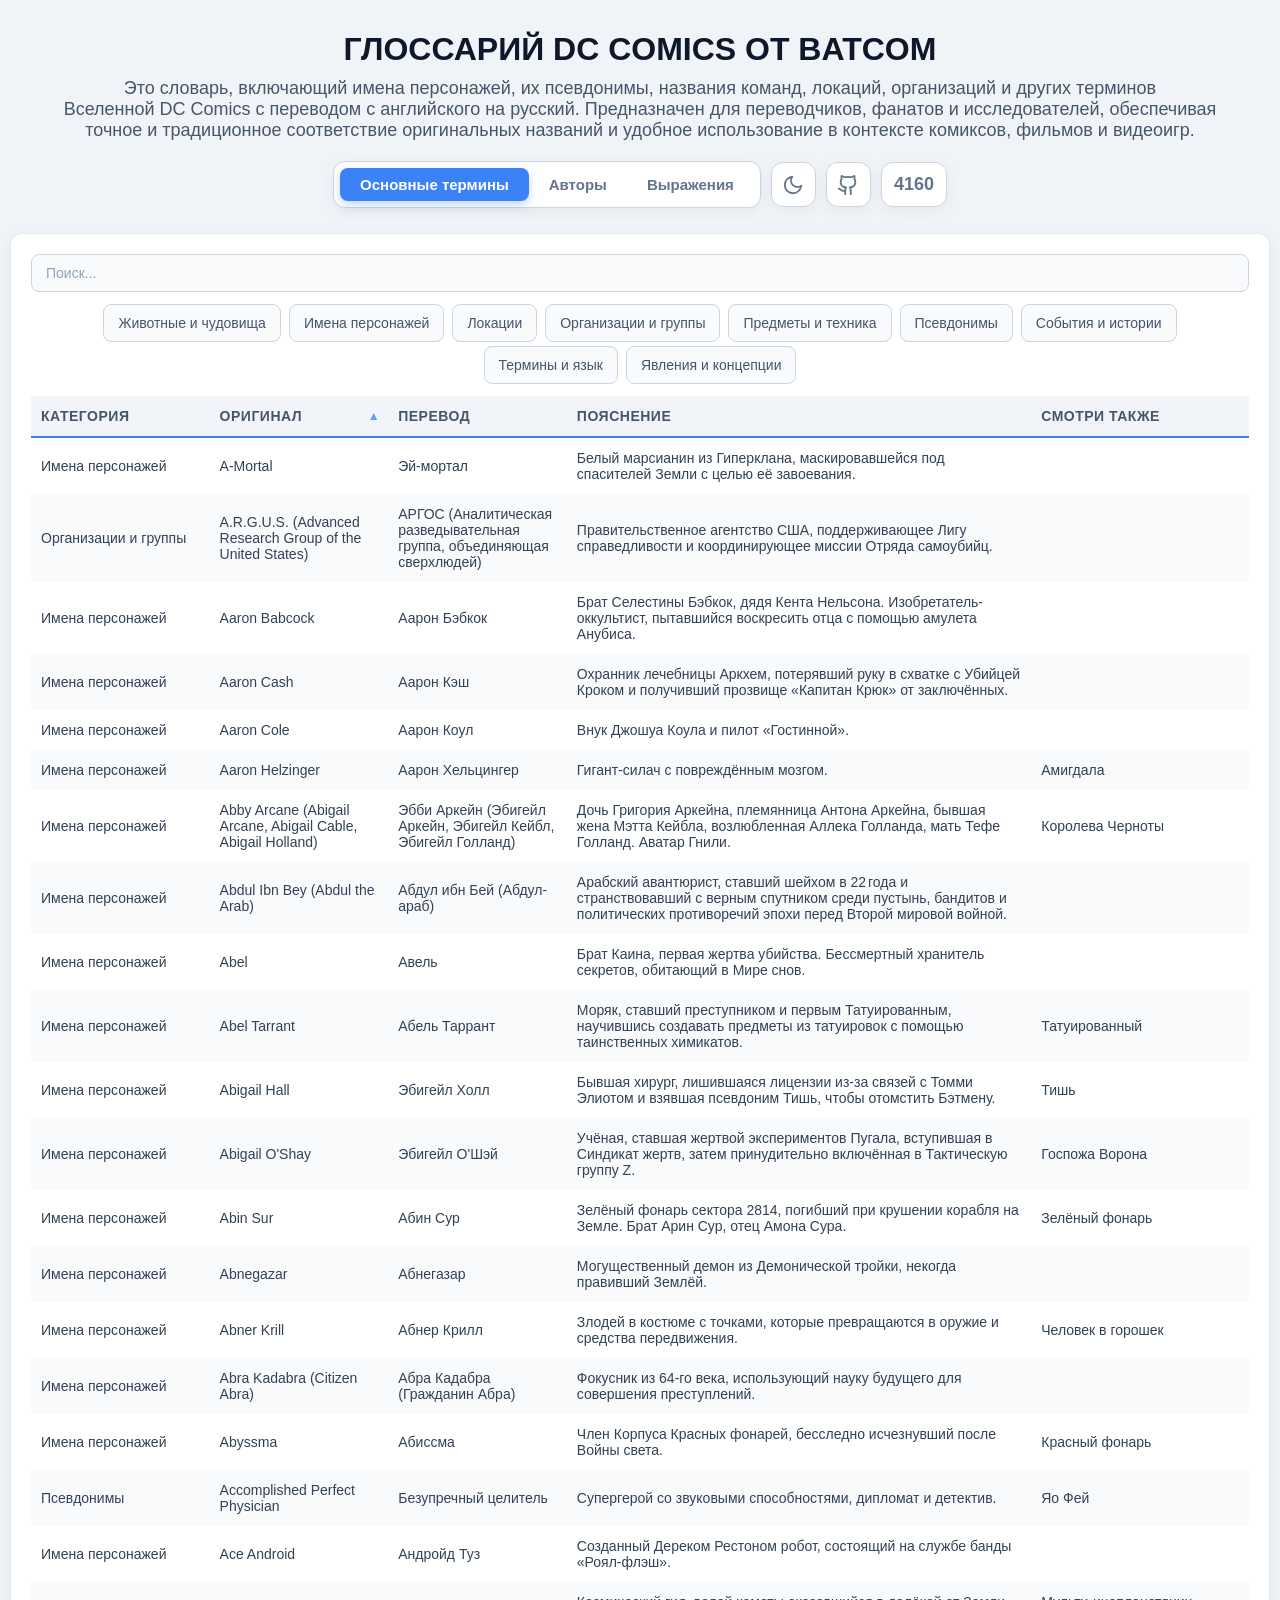
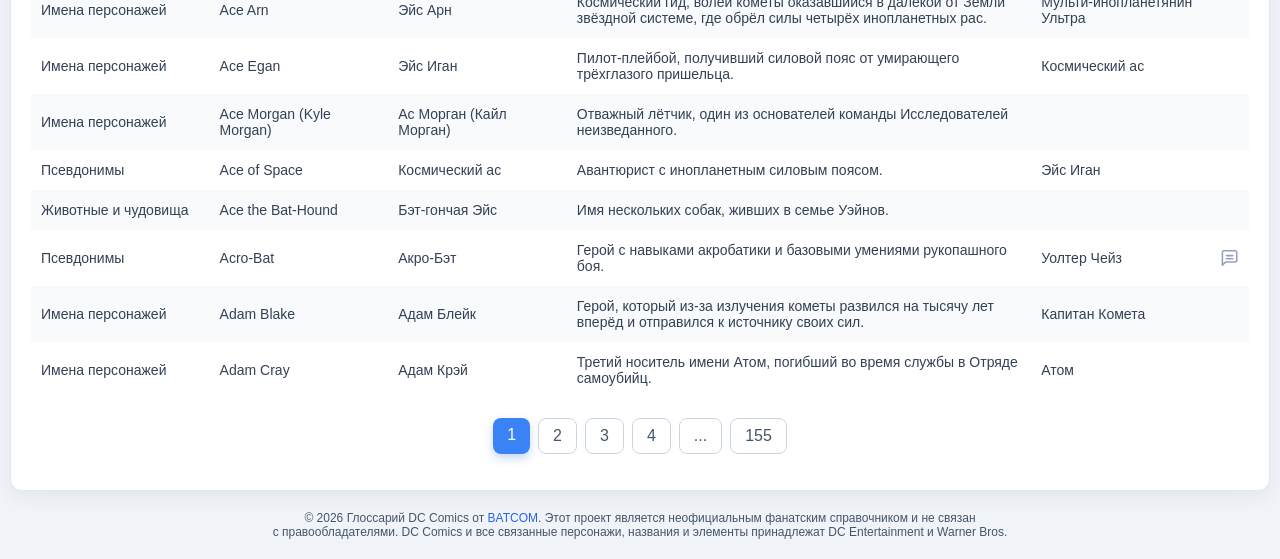
<file: index.html>
<!DOCTYPE html>
<html lang="ru">
<head>
<meta charset="UTF-8">
<meta name="viewport" content="width=device-width, initial-scale=1.0">
<meta name="yandex-verification" content="88deb02aa91ca943" />
<meta name="keywords" content="глоссарий DC Comics, словарь DC Comics, термины DC Comics, перевод DC Comics, DC Universe словарь, глоссарий комиксов DC, как перевести DC, справочник DC Comics, локализация DC Comics, официальный перевод DC, DC Comics терминология">
<meta name="description" content="Полный глоссарий и словарь терминов Вселенной DC Comics — удобный справочник по именам персонажей, их псевдонимы, названия команд, локаций, команд и организаций с переводом с английского на русский. Словарь предназначен для переводчиков, фанатов и исследователей и стремится обеспечить единообразие и удобство использования терминологии в контексте комиксов, фильмов и видеоигр DC Comics.">
<title>Глоссарий DC Comics от BATCOM</title>
<link rel="icon" type="image/png" href="/assets/favicon-96x96.png" sizes="96x96" />
<link rel="icon" type="image/svg+xml" href="/assets/favicon.svg" />
<link rel="shortcut icon" href="/assets/favicon.ico" />
<link rel="apple-touch-icon" sizes="180x180" href="/assets/apple-touch-icon.png" />
<meta name="apple-mobile-web-app-title" content="Глоссарий DC Comics от BATCOM" />
<link rel="manifest" href="/assets/site.webmanifest" />
<link rel="stylesheet" href="style.css">

<!-- Yandex.Metrika counter -->
<script type="text/javascript">
    (function(m,e,t,r,i,k,a){
        m[i]=m[i]||function(){(m[i].a=m[i].a||[]).push(arguments)};
        m[i].l=1*new Date();
        for (var j = 0; j < document.scripts.length; j++) {if (document.scripts[j].src === r) { return; }}
        k=e.createElement(t),a=e.getElementsByTagName(t)[0],k.async=1,k.src=r,a.parentNode.insertBefore(k,a)
    })(window, document,'script','https://mc.yandex.ru/metrika/tag.js?id=108489536', 'ym');

    ym(108489536, 'init', {ssr:true, webvisor:true, clickmap:true, referrer: document.referrer, url: location.href, accurateTrackBounce:true, trackLinks:true});
</script>
<noscript><div><img src="https://mc.yandex.ru/watch/108489536" style="position:absolute; left:-9999px;" alt="" /></div></noscript>
<!-- /Yandex.Metrika counter -->

</head>
<body>

<h1 id="mainTitle" style="cursor: pointer;" title="Показать описание">ГЛОССАРИЙ DC COMICS ОТ BATCOM</h1>

<div id="description" class="clickable" title="Скрыть описание">
  Это словарь, включающий имена персонажей, их псевдонимы, названия команд, локаций, организаций и других терминов Вселенной DC Comics с переводом с английского на русский. Предназначен для переводчиков, фанатов и исследователей, обеспечивая точное и традиционное соответствие оригинальных названий и удобное использование в контексте комиксов, фильмов и видеоигр.
</div>

<!-- Новые стильные вкладки и кнопки действий -->
<div id="tabsMenu">
  <div class="tabs-and-actions">
    <div class="tabs-container">
      <button class="tab-btn active" data-tab="main">Основные термины</button>
      <button class="tab-btn" data-tab="authors">Авторы</button>
      <button class="tab-btn" data-tab="phrases">Выражения</button>
    </div>
    
    <div class="action-buttons">
      <button id="themeToggle" class="icon-btn" title="Переключить тему"></button>
      
      <a href="https://github.com/nik3elge/BATCOM-Glossary-of-DC-Comics" target="_blank" class="icon-btn" title="Проект на GitHub">
        <svg xmlns="http://www.w3.org/2000/svg" width="22" height="22" viewBox="0 0 24 24" fill="none" stroke="currentColor" stroke-width="2" stroke-linecap="round" stroke-linejoin="round">
          <path d="M15 22v-4a4.8 4.8 0 0 0-1-3.5c3 0 6-2 6-5.5.08-1.25-.27-2.48-1-3.5.28-1.15.28-2.35 0-3.5 0 0-1 0-3 1.5-2.64-.5-5.36-.5-8 0C6 2 5 2 5 2c-.3 1.15-.3 2.35 0 3.5A5.403 5.403 0 0 0 4 9c0 3.5 3 5.5 6 5.5-.39.49-.68 1.05-.85 1.65-.17.6-.22 1.23-.15 1.85v4"/>
          <path d="M9 18c-4.51 2-5-2-7-2"/>
        </svg>
      </a>

      <div id="recordsCounter" class="icon-btn counter-btn" title="Количество записей на вкладке">
        <span id="counterValue">0</span>
      </div>
    </div>
  </div>
</div>

<!-- Контейнер, который будет перестраиваться с помощью JS -->
<div id="tableContainer">
  <!-- Внутренности будут генерироваться динамически -->
</div>

<div id="popup" class="comment-popup"></div>

<div id="footer">
  © <span id="currentYear"></span> Глоссарий DC Comics от <a href="https://vk.com/nananabatcom" target="_blank">BATCOM</a>. Этот проект является неофициальным фанатским справочником и не связан с правообладателями. DC Comics и все связанные персонажи, названия и элементы принадлежат DC Entertainment и Warner Bros.
</div>

<!-- List.js -->
<script src="js/list.min.js"></script>
<script src="js/table.js"></script>

</body>
</html>
</file>
<file: style.css>
/* ===========================
   Общие стили
=========================== */
*,
*::before,
*::after {
  box-sizing: border-box;
}

html {
  overflow-y: scroll;
}

body {
  font-family: 'Inter', sans-serif;
  background-color: #09101d;
  color: #e6eaf3;
  margin: 0;
  padding: 10px;
}

h1 {
  text-align: center;
  margin-bottom: 10px;
  font-weight: 800;
}

#description {
  max-width: 1200px;
  width: fit-content;
  margin: 0 auto 20px auto;
  font-size: 18px;
  font-weight: 500;
  text-align: center;
}

#footer {
  max-width: 800px;
  width: fit-content;
  margin: 20px auto 10px auto;
  font-size: 12px;
  text-align: center;
  color: #8fa4c1;
}

/* ===========================
   Вкладки (меню)
=========================== */
#tabsMenu {
  display: flex;
  flex-direction: column;
  align-items: center;
  margin: 0 0 25px;
}

.tabs-container {
  display: inline-flex;
  background-color: #0f192e;
  border: 1px solid #2d416a;
  border-radius: 12px;
  padding: 6px;
  box-shadow: 0 4px 15px rgba(0,0,0,0.4);
  position: relative;
}

.tab-btn {
  background: transparent;
  color: #8fa4c1;
  border: none;
  padding: 8px 20px;
  font-size: 15px;
  font-family: 'Inter', sans-serif;
  font-weight: 600;
  border-radius: 8px;
  cursor: pointer;
  transition: all 0.3s cubic-bezier(0.4, 0, 0.2, 1);
  position: relative;
  z-index: 1;
}

.tab-btn:hover {
  color: #d6e2ff;
}

.tab-btn.active {
  color: #ffffff;
  background-color: #4178e7;
  box-shadow: 0 4px 10px rgba(65,120,231,0.3);
}

/* ===========================
   Анимация появления таблицы
=========================== */
@keyframes fadeIn {
  from { opacity: 0; transform: translateY(10px); }
  to { opacity: 1; transform: translateY(0); }
}

/* ===========================
   Стили ссылок
=========================== */
a {
  color: #5aa0ff;
  text-decoration: none;
  transition: color 0.2s, text-shadow 0.2s;
}

a:hover {
  color: #ffffff;
  text-shadow: 0 0 4px rgba(90,160,255,0.6);
}

a:active {
  color: #4178e7;
}

a:visited {
  color: #8fa4c1;
}

/* ===========================
   Контейнер таблицы
=========================== */
#tableContainer {
  background: #1d2a44;
  padding: 20px;
  border-radius: 12px;
  box-shadow: 0 6px 20px rgba(0,0,0,0.5);
  max-width: 1600px;
  margin: 0 auto;
  overflow-x: auto;
  border: 1px solid rgba(65,120,231,0.1);
}

/* ===========================
   Стили поиска
=========================== */
input.search,
#searchBox {
  margin-bottom: 10px;
  padding: 10px 14px;
  width: 100%;
  font-size: 14px;
  border-radius: 8px;
  border: 1.5px solid #2d416a;
  background-color: #0f192e;
  color: #8fa4c1;
  outline: none;
  transition: border 0.2s, box-shadow 0.2s, background 0.2s;
}

input.search::placeholder,
#searchBox::placeholder {
  color: #8fa4c1;
}

input.search:focus,
#searchBox:focus {
  border-color: #4178e7;
  box-shadow: 0 0 0 2px rgba(65,120,231,0.15);
  background-color: #1d2a44;
}

/* ===========================
   Стили фильтров-кнопок
=========================== */
#categoryButtons {
  margin-bottom: 10px;
  text-align: center;
}
.category-btn {
  display: inline-block; 
  margin: 2px 4px;
  padding: 10px 14px;
  border: 1.5px solid #2d416a;
  border-radius: 8px;
  background-color: #0f192e;
  color: #8fa4c1;
  cursor: pointer;
  transition: all 0.2s;
  font-size: 14px;
}
.category-btn.active {
  background-color: #4178e7;
  color: #ffffff;
}
.category-btn:hover {
  background-color: #4178e7;
  color: #ffffff;
}

/* ===========================
   Стиль ячеек-комментариев и кнопок "Проверка"
=========================== */
.comment-cell {
  padding: 0;
  height: 100%;
  display: flex;
  justify-content: center;
  align-items: center;
  cursor: pointer;
  color: #d6e2ff;
}
.comment-cell:hover {
  color: #5aa0ff;
  transform: scale(1.1);
}
.comment-cell:active {
  color: #0f192e;
}
.comment-cell svg { pointer-events: none; }

.comment-popup {
  display: none;
  position: absolute;
  z-index: 100;
  max-width: 400px;
  background: #0f192e;
  color: #d6e2ff;
  padding: 12px 14px;
  border-radius: 12px;
  box-shadow: 0 6px 20px rgba(0,0,0,0.5);
  font-size: 14px;
  line-height: 1.4;
  word-wrap: break-word;
}

.Проверка { padding: 0; }
.Проверка .check-btn {
  display: flex;
  justify-content: center;
  align-items: center;
  height: 100%;
  width: 100%;
  color: #d6e2ff;
  cursor: pointer;
  transition: color 0.2s, transform 0.15s;
}
.Проверка .check-btn:visited,
.Проверка .check-btn:focus { color: #d6e2ff; }
.Проверка .check-btn:hover { color: #5aa0ff; transform: scale(1.1); }
.Проверка .check-btn:active { color: #0f192e; transform: scale(0.95); }
.Проверка .check-btn svg { pointer-events: none; }

/* ===========================
   Таблица
=========================== */
table {
  width: 100%;
  border-collapse: separate;
  border-spacing: 0;
  font-size: 14px;
  table-layout: fixed;
  animation: fadeIn 1.2s ease forwards;
}

th, td {
  padding: 12px 10px;
  text-align: left;
  white-space: normal;
  word-break: break-word;
}

td { color: #d6e2ff; }

tbody tr {
  border-bottom: 1px solid rgba(255,255,255,0.05);
  transition: background-color 0.2s, transform 0.15s, box-shadow 0.2s;
}

tbody tr:nth-child(odd) { background-color: #1d2a44; }
tbody tr:nth-child(even) { background-color: #1b2740; }
tbody tr:hover { background-color: #24345c; transform: scale(1.003); }

table thead th {
  background-color: #0f192e;
  color: #f2f6ff;
  font-weight: 700;
  text-transform: uppercase;
  letter-spacing: 0.5px;
  border-bottom: 2px solid #4178e7;
  cursor: pointer;
  position: relative;
  transition: background-color 0.2s;
}
table thead th:hover { background-color: #1d2a44; }
th.sorted-asc::after,
th.sorted-desc::after {
  position: absolute;
  right: 8px;
  top: 50%;
  transform: translateY(-50%);
  font-size: 12px;
  color: #5aa0ff;
}
th.sorted-asc::after { content: "▲"; }
th.sorted-desc::after { content: "▼"; }

/* ===========================
   Пагинация
=========================== */
ul.pagination {
  list-style: none;
  padding: 0;
  display: flex;
  gap: 8px;
  justify-content: center;
  flex-wrap: wrap;
  margin-top: 20px;
}
ul.pagination li {
  cursor: pointer;
  padding: 8px 14px;
  border-radius: 8px;
  border: 1px solid #2d416a;
  background-color: #1d2a44;
  color: #e6eaf3;
  font-weight: 500;
  transition: all 0.2s ease;
  display: inline-block;
}
ul.pagination li a {
  display: block;
  width: 100%;
  height: 100%;
  color: inherit;
  text-decoration: none;
  text-align: center;
}
ul.pagination li:hover {
  background-color: #2d416a;
  border-color: #4178e7;
  color: #ffffff;
}
ul.pagination li.active {
  background-color: #4178e7;
  color: #ffffff;
  border: none;
  box-shadow: 0 4px 10px rgba(65,120,231,0.3);
}

/* ===========================
   Кнопки иконок
=========================== */
.tabs-and-actions {
  display: flex;
  gap: 10px;
  align-items: center;
  flex-wrap: wrap;
  justify-content: center;
}

.action-buttons {
  display: flex;
  gap: 10px;
}

.icon-btn {
  display: flex;
  align-items: center;
  justify-content: center;
  width: 45px;
  height: 45px;
  border-radius: 12px;
  background-color: #0f192e;
  border: 1px solid #2d416a;
  color: #8fa4c1;
  cursor: pointer;
}

.icon-btn:hover {
  color: #d6e2ff;
  background-color: #1d2a44;
  box-shadow: 0 4px 10px rgba(65,120,231,0.2);
}

/* ===========================
   Плавное переключение темы
=========================== */
body, #tableContainer, .tabs-container, .icon-btn, input.search, #searchBox, .comment-popup {
  transition: background-color 0.4s ease, color 0.5s ease, border-color 0.5s ease, box-shadow 0.5s ease;
}

/* ===========================
   СВЕТЛАЯ ТЕМА (Modern Light Mode)
=========================== */
body.light-theme { background-color: #f0f4f8; color: #1e293b; }
body.light-theme h1 { color: #0f172a; }
body.light-theme #description, body.light-theme #footer { color: #475569; }

body.light-theme .tabs-container { background-color: #ffffff; border-color: #cbd5e1; box-shadow: 0 4px 15px rgba(0,0,0,0.05); }
body.light-theme .tab-btn { color: #64748b; }
body.light-theme .tab-btn:hover { color: #3b82f6; }
body.light-theme .tab-btn.active { background-color: #3b82f6; color: #ffffff; box-shadow: 0 4px 10px rgba(59,130,246,0.3); }

body.light-theme .icon-btn { background-color: #ffffff; border-color: #cbd5e1; color: #64748b; box-shadow: 0 4px 15px rgba(0,0,0,0.05); }
body.light-theme .icon-btn:hover { color: #3b82f6; background-color: #f8fafc; }

body.light-theme #tableContainer { background-color: #ffffff; border-color: #e2e8f0; box-shadow: 0 6px 20px rgba(0,0,0,0.06); }

body.light-theme input.search, body.light-theme #searchBox { background-color: #f8fafc; border-color: #cbd5e1; color: #1e293b; }
body.light-theme input.search::placeholder, body.light-theme #searchBox::placeholder { color: #94a3b8; }
body.light-theme input.search:focus, body.light-theme #searchBox:focus { background-color: #ffffff; border-color: #3b82f6; box-shadow: 0 0 0 3px rgba(59,130,246,0.15); }

body.light-theme .category-btn { background-color: #f8fafc; border-color: #cbd5e1; color: #475569; }
body.light-theme .category-btn:hover { background-color: #e2e8f0; color: #0f172a; }
body.light-theme .category-btn.active { background-color: #3b82f6; color: #ffffff; border-color: #3b82f6; }

body.light-theme table thead th { background-color: #f1f5f9; color: #475569; border-bottom: 2px solid #3b82f6; }
body.light-theme table thead th:hover { background-color: #e2e8f0; }

body.light-theme td { color: #334155; }
body.light-theme tbody tr { border-bottom: 1px solid #e2e8f0; }
body.light-theme tbody tr:nth-child(odd) { background-color: #ffffff; }
body.light-theme tbody tr:nth-child(even) { background-color: #f8fafc; }
body.light-theme tbody tr:hover { background-color: #eff6ff; }

body.light-theme a { color: #2563eb; }
body.light-theme a:hover { color: #1d4ed8; text-shadow: none; }

body.light-theme .comment-cell, body.light-theme .Проверка .check-btn { color: #94a3b8; }
body.light-theme .comment-cell:hover, body.light-theme .Проверка .check-btn:hover { color: #3b82f6; }

body.light-theme .comment-popup { background-color: #ffffff; color: #1e293b; border: 1px solid #e2e8f0; box-shadow: 0 10px 25px rgba(0,0,0,0.1); }

body.light-theme ul.pagination li { background-color: #ffffff; border-color: #cbd5e1; color: #475569; }
body.light-theme ul.pagination li:hover { background-color: #f1f5f9; color: #0f172a; }
body.light-theme ul.pagination li.active { background-color: #3b82f6; color: #ffffff; border-color: #3b82f6; }

/* ===========================
   МОБИЛЬНАЯ ВЕРСИЯ (Адаптация)
=========================== */
@media (max-width: 768px) {
  body {
    padding: 10px 5px; 
  }
  
  h1 {
    margin-bottom: 10px;
	font-size: clamp(16px, 8vw, 36px);
  }
  
  #description {
    font-size: clamp(15px, 3vw, 20px);
    margin-bottom: 15px;
    padding: 0 25px;
	text-align: justify;
  }
  
  #footer {
    font-size: clamp(13px, 2vw, 15px);
    margin: 0px 20px 20px 20px;
  }

  input.search, #searchBox {
    font-size: 16px;
    padding: 12px;
  }

  .tabs-container {
    flex-direction: column; /* В колонку */
    width: 100%;
    gap: 5px;
  }
  
  .tab-btn {
    width: 100%;
    text-align: center;
    padding: 12px;
  }
  
  #tableContainer {
    padding: 5px;
    background: transparent;
    border: none;
    box-shadow: none;
  }

  #categoryButtons {
    display: flex;
    flex-wrap: wrap;
    justify-content: center;
    gap: 6px;
  }
  .category-btn {
    margin: 0;
    flex: 1 1 calc(50% - 6px);
    padding: 12px 10px;
  }

  table, tbody, th, td, tr {
    display: block;
    width: 100%;
  }

  thead { display: none; }

  tbody tr {
    display: flex;
    flex-direction: column;
    margin-bottom: 20px;
    border-radius: 12px;
    border: 1px solid rgba(65, 120, 231, 0.2);
    box-shadow: 0 4px 15px rgba(0,0,0,0.25);
    background-color: #1d2a44;
    overflow: hidden;
    padding: 0;
  }

  tbody tr:nth-child(even),
  tbody tr:nth-child(odd) {
    background-color: #1d2a44;
  }

  tbody tr:hover {
    transform: none;
  }

  /* Скрываем пустые ячейки */
  tbody td:empty {
    display: none;
  }

  td {
    display: flex;
    flex-direction: column;
    align-items: flex-start;
    padding: 12px 16px;
    text-align: left;
    gap: 4px;
    border-bottom: none;
    border-top: 1px solid rgba(255, 255, 255, 0.05);
  }

  /* ИСПРАВЛЕНИЕ: Возвращаем отступы ячейкам, у которых в ПК-версии стоит padding: 0 */
  td.Проверка,
  td.Комментарий {
    padding: 12px 16px;
  }

  td:first-child { 
    border-top: none; 
  }

  td::before {
    content: attr(data-label);
    font-size: 11px;
    font-weight: 600;
    text-transform: uppercase;
    color: #8fa4c1;
    letter-spacing: 0.5px;
  }

  td[data-label="Смотри_также"]::before {
    content: "Смотри также";
  }

  /* Комментарий остается в виде строки (Лейбл слева, иконка справа) */
  td.Комментарий {
    flex-direction: row;
    justify-content: space-between;
    align-items: center;
  }

  td.Комментарий::before {
    margin-bottom: 0;
  }

  .comment-cell { 
    width: auto;
    justify-content: flex-end; 
  }

  /* ИСПРАВЛЕНИЕ: Проверка (Ютуб) теперь идет как обычный текст — снизу и строго по левому краю */
  .Проверка .check-btn {
    width: auto;
    height: auto;
    justify-content: flex-start; /* Прижимаем влево */
  }

  /* Модальное окно комментария */
  .comment-popup {
    position: fixed !important; 
    top: 50% !important;
    left: 15px !important;     
    right: 15px !important;    
    width: auto !important;
    max-width: none !important;
    transform: translateY(-50%) !important;
    z-index: 9999 !important;
    box-shadow: 0 10px 40px rgba(0,0,0,0.8) !important;
    padding: 16px 20px;
    font-size: 15px;
  }

  /* Светлая тема для мобильной версии */
  body.light-theme .tabs-container {
    background-color: #ffffff;
  }
  
  body.light-theme tbody tr {
    background-color: #ffffff;
    box-shadow: 0 4px 15px rgba(0,0,0,0.06);
    border: 1px solid #cbd5e1;
  }
  
  body.light-theme #tableContainer {
    padding: 5px;
    background: transparent;
    border: none;
    box-shadow: none;
  }
  
  body.light-theme tbody tr:nth-child(even),
  body.light-theme tbody tr:nth-child(odd) {
    background-color: #ffffff;
  }
  
  body.light-theme td { 
    border-bottom: none; 
    border-top: 1px solid #f1f5f9; 
  }
  
  body.light-theme td:first-child {
    border-top: none;
  }
  
  body.light-theme td::before { color: #64748b; }

  body.light-theme .comment-popup {
    background-color: #ffffff;
    box-shadow: 0 10px 40px rgba(0,0,0,0.2) !important;
  }
} /* Вот эта скобка закрывает @media */

/* Интерактивный заголовок и описание */
#mainTitle {
  cursor: pointer;
  transition: opacity 0.2s ease;
}

#mainTitle:hover {
  opacity: 0.8;
}

#description {
  cursor: pointer;
  transition: opacity 0.3s ease, max-height 0.3s ease, margin 0.3s ease;
  overflow: hidden;
  max-height: 200px;
}

#description:hover {
  opacity: 0.7;
}

#description.hidden {
  opacity: 0;
  max-height: 0;
  margin-top: 0;
  margin-bottom: 0;
  padding-top: 0;
  padding-bottom: 0;
  pointer-events: none;
}

/* Счетчик записей в меню */
.counter-btn {
  width: auto !important;
  padding: 0 12px;
  min-width: 45px;
  font-weight: 600;
  font-size: 18px;
  user-select: none;
  cursor: default;
}
</file>
